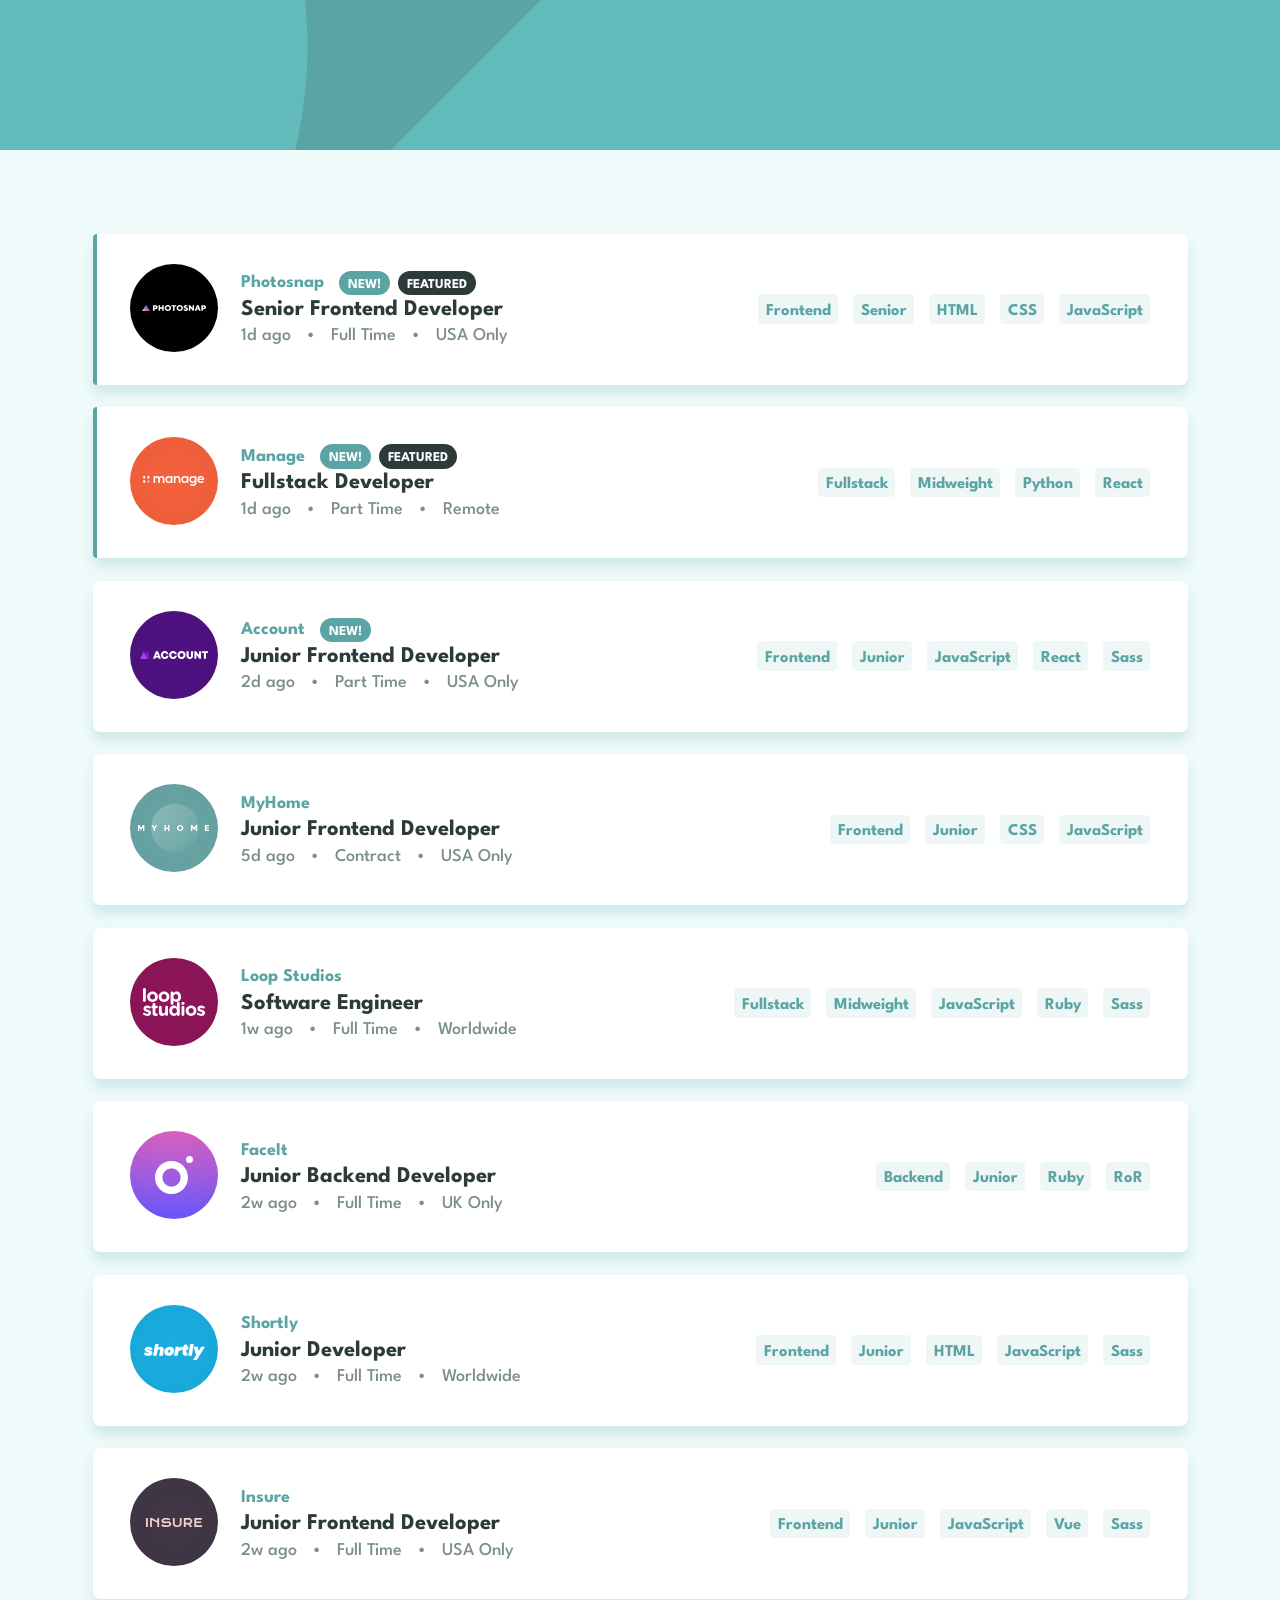
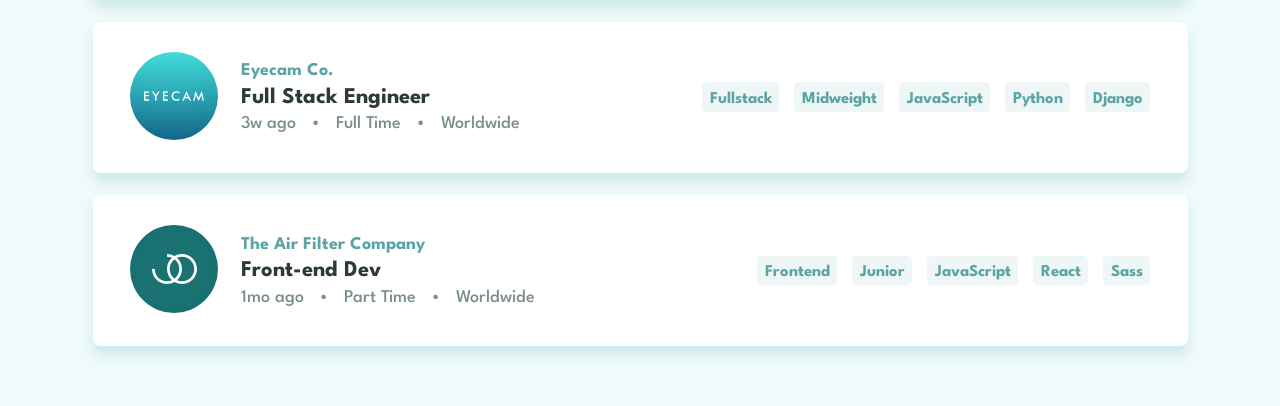
<file: index.html>
<!DOCTYPE html>
<html lang="en">
  <head>
    <meta charset="UTF-8" />
    <meta name="viewport" content="width=device-width, initial-scale=1.0" />
    <!-- displays site properly based on user's device -->

    <link
      rel="icon"
      type="image/png"
      sizes="32x32"
      href="./images/favicon-32x32.png"
    />

    <title>Frontend Mentor | Job Listings</title>

    <link rel="stylesheet" href="style.css" />
    <script defer src="script.js"></script>
  </head>
  <body>
    <header>
      <picture>
        <source
          srcset="images/bg-header-desktop.svg"
          media="(min-width: 768px)"
        />
        <img src="images/bg-header-mobile.svg" alt="Job Listings" />
      </picture>
      <h1 class="sr-only">Job Listings</h1>
    </header>
    <div class="container">
      <aside aria-hidden="true" class="transition">
        <div class="card card--filter">
          <div class="card__tags filter"></div>
          <div class="card__clear">
            <button class="clear transition" disabled>Clear</button>
          </div>
        </div>
      </aside>
      <main></main>
    </div>
  </body>
</html>
</file>
<file: style.css>
@import url('https://fonts.googleapis.com/css2?family=League+Spartan:wght@500;700&display=swap');

:root {
    --desaturated-dark-cyan: hsl(180, 29%, 50%);
    --desaturated-dark-cyan-transparent: hsl(180 29% 50% / .2);
    --light-grayish-cyan-bg: hsl(180, 52%, 96%);
    --light-grayish-cyan-filter: hsl(180, 31%, 95%);
    --dark-grayish-cyan: hsl(180, 8%, 52%);
    --very-dark-grayish-cyan: hsl(180, 14%, 20%);
    --white: hsl(0, 0%, 100%);
}

*,
*::after,
*::before {
    box-sizing: border-box;
    margin: 0;
    padding: 0;
}

html {
    font-size: 15px;
}

body {
    font-family: 'League Spartan', sans-serif;
    font-weight: 500;
    background: var(--light-grayish-cyan-bg);
}
.sr-only {
    position: absolute;
    width: 1px;
    height: 1px;
    padding: 0;
    margin: -1px;
    overflow: hidden;
    clip: rect(0, 0, 0, 0);
    border: 0;
}

header {
    background: var(--desaturated-dark-cyan);
    height: 10rem;
}
header img {
    width: 100%;
    height: 100%;
    display: block;
    object-fit: cover;
}
.container {
    max-width: calc(1110px + 2rem);
    width: 100%;
    margin-inline: auto;
    padding-inline: 1.5rem;
    margin-bottom: 4rem;
}
aside[aria-hidden="true"] {
    opacity: 0;
    transform: translateY(-4rem);
}
.card {
    background: var(--white);
    box-shadow: 0 .6rem .75rem var(--desaturated-dark-cyan-transparent);
    display: flex;
    flex-flow: column;
    gap: 1rem;
    justify-content: space-between;
    padding: 0 1.5rem 1.5rem;
    border-radius: .5rem;
    margin-bottom: 3rem;
    position: relative;
}
@media (min-width: 768px) {
    .card {
        padding: 2rem 2.5rem;
        flex-flow: row;
        align-items: center;
        margin-bottom: 1.5rem;
    }
}

.card--filter {
    transform: translateY(-2.5rem);
    padding-block: 1.5rem;
    margin-bottom: .5rem;
    flex-flow: row;
    align-items: center;
}

.card.error {
    flex-flow: column;
}
.card.featured::before {
    content: '';
    position: absolute;
    left: 0;
    top: 0;
    bottom: 0;
    display: block;
    width: .3rem;
    background: var(--desaturated-dark-cyan);
    border-top-left-radius: .5rem;
    border-bottom-left-radius: .5rem;
}
.card--animation {
    animation: showCard .5s cubic-bezier(0.175, 0.885, 0.32, 1.275) .1s forwards;
    opacity: 0;
}
@keyframes showCard {
    from {
        opacity: 0;
        transform: translateY(-4rem);
    }
    to {
        opacity: 1;
        transform: translateY(0);
    }
}
.badge {
    text-transform: uppercase;
    color: var(--white);
    font-weight: 700;
    padding: .5rem .6rem .35rem;
    border-radius: 1rem;
    font-size: .9rem;
}
.badge + .badge {
    margin-left: .3rem;
}

.badge-primary {
    background: var(--desaturated-dark-cyan);
}

.badge-secondary {
    background: var(--very-dark-grayish-cyan);
}

.transition,
.transition:hover {
    transition: all .5s cubic-bezier(0.175, 0.885, 0.32, 1.275);
}

.card__listing {
    display: flex;
    flex-flow: column;
}
@media (min-width: 768px) {
    .card__listing {
        align-items: center;
        flex-flow: row;
        gap: 1.5rem;
    }
}
@media (max-width: 767px) {
    .card__image {
        margin-top: -24px;
        margin-bottom: .5rem;
    }
    .card__image img {
        width: 48px;
    }
}

.card__text {
    display: grid;
    gap: .5rem;
}
.card__text--company-name {
    color: var(--desaturated-dark-cyan);
    font-weight: 700;
    margin-right: .75rem;
}
@media (min-width: 768px) {
    .card__text--company-name {
        font-size: 1.2rem;
    }
}
.card__text h2 a {
    color: var(--very-dark-grayish-cyan);
    text-decoration: none;
    font-size: 1rem;
}
.card__text h2 a:hover {
    color: var(--desaturated-dark-cyan);
    text-decoration: none;
}
@media (min-width: 768px) {
    .card__text h2 a {
        font-size: 1.5rem;
    }
}
.card__text--description {
    list-style: none;
    display: flex;
    gap: .5rem;
    font-size: 1rem;
    color: var(--dark-grayish-cyan);
}
@media (min-width: 768px) {
    .card__text--description {
        gap: 1rem;
        font-size: 1.2rem;
    }
}
.card__text--description li:not(:first-child)::before {
    content: '•';
    margin-right: .5rem;
}
@media (min-width: 768px) { 
    .card__text--description li:not(:first-child)::before {
        margin-right: 1rem;
    }  
}
.card__tags {
    display: flex;
    flex-wrap: wrap;
    gap: 1rem;
}
.card__tags.listing {
    border-top: 1px solid var(--dark-grayish-cyan);
    padding-top: 1rem;
}
@media (min-width: 768px) {
    .card__tags.listing {
        border-top: none;
        padding-top: 0;
    }
}
.card__tags button,
.card__tags span {
    font-family: 'League Spartan', sans-serif;
    font-weight: 700;
    font-size: 1.1rem;
    background: var(--light-grayish-cyan-filter);
    color: var(--desaturated-dark-cyan);
    padding: .5rem .5rem .25rem;
    margin: 0;
    border: 0;
    border-radius: .3rem;
    display: inline-block;
    line-height: 1.1;
}
.card__tags button:hover {
    color: var(--light-grayish-cyan-bg);
    background: var(--desaturated-dark-cyan);
    cursor: pointer;
}
.card__tags span {
    border-top-right-radius: 0;
    border-bottom-right-radius: 0;
    padding-right: .75rem;
}
.card__tags span + button {
    background: var(--desaturated-dark-cyan);
    border-top-left-radius: 0;
    border-bottom-left-radius: 0;
    padding: .6rem .6rem .15rem;
}
.card__tags span + button:hover {
    background: var(--very-dark-grayish-cyan);
}
.card__tags--filter {
    display: flex;
}
.card__clear button {
    background: none;
    padding: .5rem;
    margin: 0;
    border: 0;
    font-family: 'League Spartan', sans-serif;
    font-weight: 700;
    font-size: 1.1rem;
    color: var(--dark-grayish-cyan);
}
.card__clear button:hover {
    color: var(--desaturated-dark-cyan);
    text-decoration: underline;
    cursor: pointer;
}
</file>
